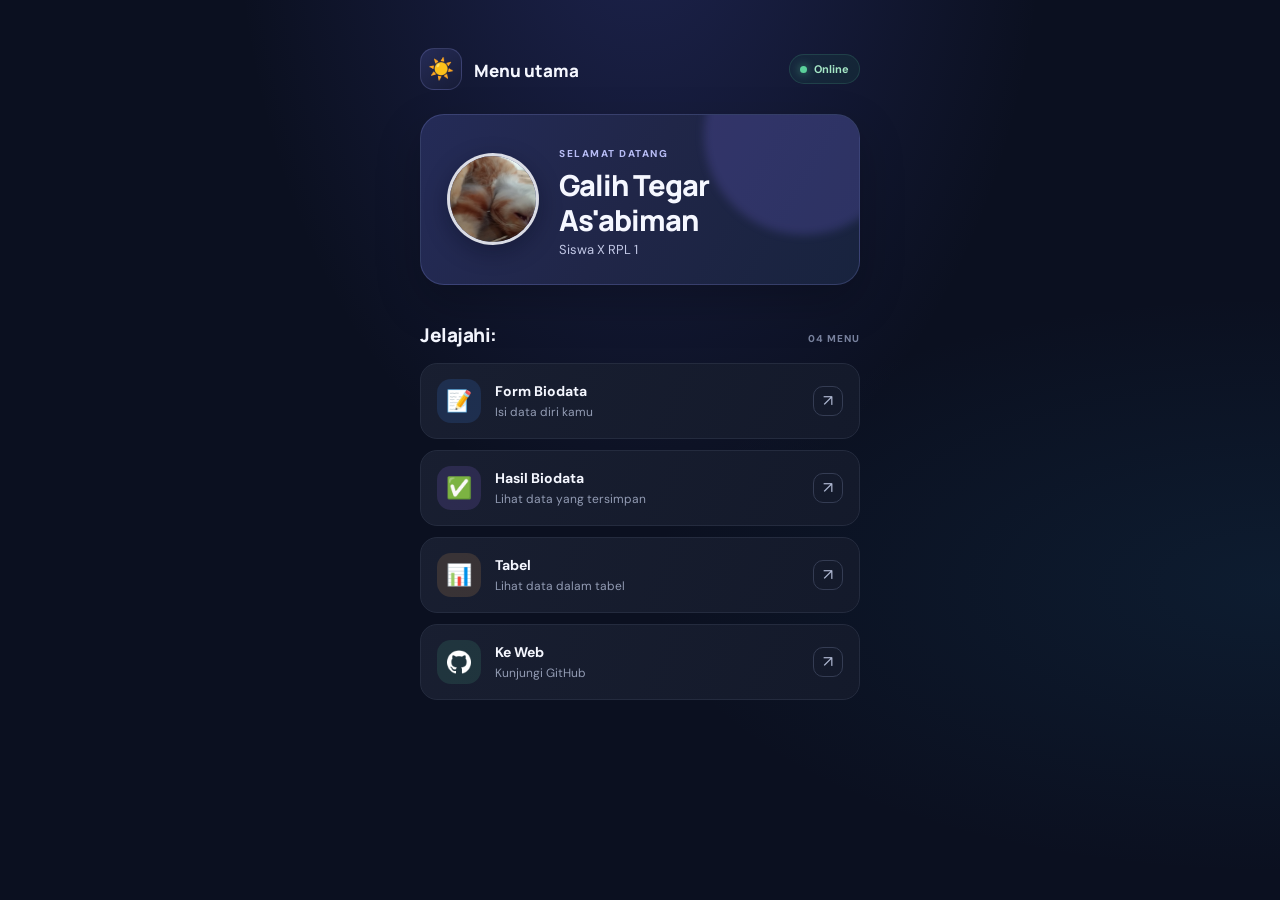
<file: index.html>
<!DOCTYPE html>
<html lang="id">
<head>
    <meta charset="UTF-8">
    <meta name="viewport" content="width=device-width, initial-scale=1.0">
    <meta name="theme-color" content="#0b1020">
    <title>Menu Utama - PPLG</title>
    <link rel="stylesheet" href="style.css">
    <script src="scrip.js" defer></script>
</head>
<body>
    <main class="container">
        <header class="header-chat">
            <button class="header-icon" id="theme-toggle" type="button" aria-label="Aktifkan mode terang" title="Aktifkan mode terang">☀️</button>
            <div class="header-copy">
                <span class="eyebrow"></span>
                <span class="header-title">Menu utama</span>
            </div>
            <span class="status"><span class="status-dot"></span> Online</span>
        </header>

        <section class="profile-card" aria-label="Profil siswa">
            <div class="profile-glow" aria-hidden="true"></div>
            <img
                class="profile-photo"
                src="foto-profil.jpeg"
                alt="Avatar profil siswa"
            >
            <div class="profile-info">
                <span class="profile-label">SELAMAT DATANG</span>
                <h1>Galih Tegar As'abiman</h1>
                <p>Siswa X RPL 1<span aria-hidden="true"></span></p>
            </div>
        </section>

        <section class="menu-section" aria-labelledby="menu-heading">
            <div class="section-heading">
                <div>
                    <h2 id="menu-heading">Jelajahi:</h2>
                </div>
                <span class="menu-count">04 MENU</span>
            </div>

            <nav class="menu-list" aria-label="Menu utama">
                <a href="form_biodata.html" class="menu-item">
                    <span class="menu-icon icon-blue" aria-hidden="true">📝</span>
                    <span class="menu-copy">
                        <strong>Form Biodata</strong>
                        <small>Isi data diri kamu</small>
                    </span>
                    <span class="menu-arrow" aria-hidden="true">↗</span>
                </a>
                <a href="hasil_biodata.html" class="menu-item">
                    <span class="menu-icon icon-purple" aria-hidden="true">✅</span>
                    <span class="menu-copy">
                        <strong>Hasil Biodata</strong>
                        <small>Lihat data yang tersimpan</small>
                    </span>
                    <span class="menu-arrow" aria-hidden="true">↗</span>
                </a>
                <a href="tabel.html" class="menu-item">
                    <span class="menu-icon icon-orange" aria-hidden="true">📊</span>
                    <span class="menu-copy">
                        <strong>Tabel</strong>
                        <small>Lihat data dalam tabel</small>
                    </span>
                    <span class="menu-arrow" aria-hidden="true">↗</span>
                </a>
                <a href="https://github.com/galihkanesa" class="menu-item" target="_blank" rel="noopener noreferrer">
                    <span class="menu-icon icon-green" aria-hidden="true">
                        <img class="github-logo" src="github.png" alt="">
                    </span>
                    <span class="menu-copy">
                        <strong>Ke Web</strong>
                        <small>Kunjungi GitHub</small>
                    </span>
                    <span class="menu-arrow" aria-hidden="true">↗</span>
                </a>
            </nav>
        </section>
    </main>
</body>
</html>
</file>
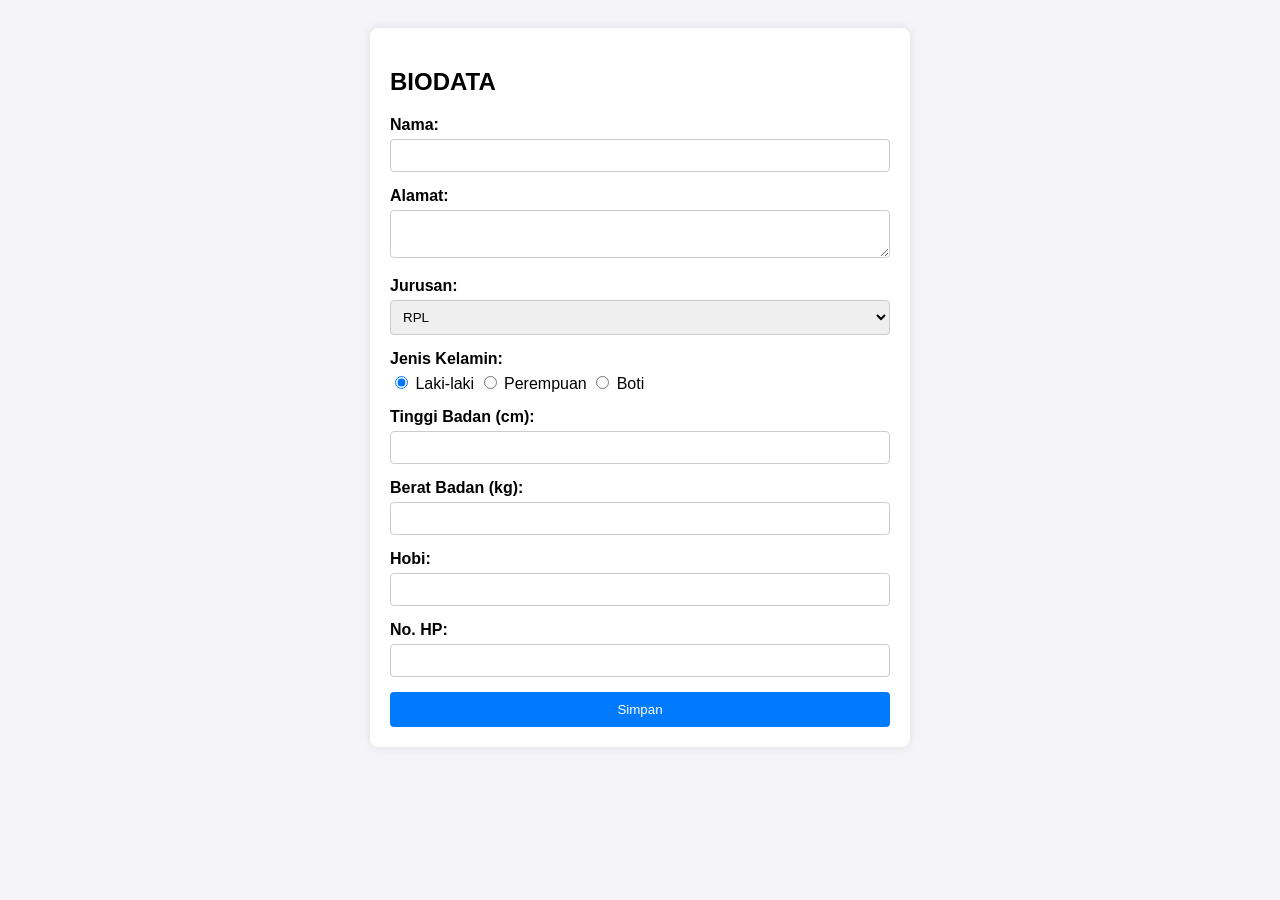
<file: form_biodata.html>
<!DOCTYPE html>
<html lang="id">
<head>
    <meta charset="UTF-8">
    <meta name="viewport" content="width=device-width, initial-scale=1.0">
    <title> Biodata</title>
    <style>
        /* Mengatur font dasar dan latar belakang halaman */
        body { font-family: Arial, sans-serif; background-color: #f4f4f9; padding: 20px; }
        
        /* Mengatur kotak putih tengah (container) dengan bayangan halus */
        .container { max-width: 500px; background: #fff; padding: 20px; border-radius: 8px; box-shadow: 0 0 10px rgba(0,0,0,0.1); margin: auto; }
        
        /* Memberi jarak bawah pada setiap kelompok elemen form */
        .form-group { margin-bottom: 15px; }
        
        /* Membuat label tampil tebal di atas kolom isian */
        label { display: block; font-weight: bold; margin-bottom: 5px; }
        
        /* Membuat input, textarea, dan select selebar penuh dengan border rapi */
        input[type="text"], input[type="number"], textarea, select { width: 100%; padding: 8px; border: 1px solid #ccc; border-radius: 4px; box-sizing: border-box; }
        
        /* Styling tombol simpan berwarna biru */
        button { width: 100%; background-color: #007BFF; color: white; padding: 10px; border: none; border-radius: 4px; cursor: pointer; }
    </style>
</head>
<body>
    <!-- Kotak pembungkus form -->
    <div class="container">
        <h2><text style="font-weight: bold;">BIODATA</text></h2>
        
        <!-- Form utama -->
        <form id="biodataForm">
            <!-- Input Nama -->
            <div class="form-group"><label>Nama:</label><input type="text" id="nama" required></div>
            
            <!-- Input Alamat -->
            <div class="form-group"><label>Alamat:</label><textarea id="alamat" required></textarea></div>
            
            <!-- Pilihan Jurusan -->
            <div class="form-group"><label>Jurusan:</label>
                <select id="jurusan" required>
                    <option value="RPL">RPL</option><option value="TKJ">TKJ</option>
                    <option value="TKR">TKR</option><option value="TSM">TSM</option><option value="TEI">TEI</option>
                </select>
            </div>
            
            <!-- Pilihan Jenis Kelamin (Radio Button) -->
            <div class="form-group"><label>Jenis Kelamin:</label>
                <input type="radio" name="jk" value="Laki-laki" checked> Laki-laki
                <input type="radio" name="jk" value="Perempuan"> Perempuan
                <input type="radio" name="jk" value="Boti"> Boti
            </div>
            
            <!-- Input Tinggi Badan -->
            <div class="form-group"><label>Tinggi Badan (cm):</label><input type="number" id="tinggi" step="any" required></div>
            
            <!-- Input Berat Badan -->
            <div class="form-group"><label>Berat Badan (kg):</label><input type="number" id="berat" step="any" required></div>
            
            <!-- Input Hobi -->
            <div class="form-group"><label>Hobi:</label><input type="text" id="hobi" required></div>
            
            <!-- Input Nomor HP -->
            <div class="form-group"><label>No. HP:</label><input type="number" id="hp" maxlength="13" oninput="this.value = this.value.replace(/[^0-9]/g, '').slice(0, 13);" required></div>
            
            <!-- Tombol untuk menjalankan fungsi JavaScript -->
            <button type="button" onclick="simpanDanPindah()">Simpan</button>
        </form>
    </div>

    <script>
        // Fungsi yang berjalan saat tombol Simpan diklik
        function simpanDanPindah() {
            // Mengambil data dari setiap input form dan menyimpannya ke dalam objek JavaScript
            const data = {
                nama: document.getElementById('nama').value,
                alamat: document.getElementById('alamat').value,
                jurusan: document.getElementById('jurusan').value,
                jk: document.querySelector('input[name="jk"]:checked').value,
                tinggi: document.getElementById('tinggi').value,
                berat: document.getElementById('berat').value,
                hobi: document.getElementById('hobi').value,
                hp: document.getElementById('hp').value
            };
            
            // Mengubah objek data menjadi string JSON dan menyimpannya ke memori browser (LocalStorage)
            localStorage.setItem('biodata', JSON.stringify(data));
            
            // Berpindah otomatis ke halaman hasil biodata
            window.location.href = 'hasil_biodata.html';
        }
    </script>
</body>
</html>
</file>
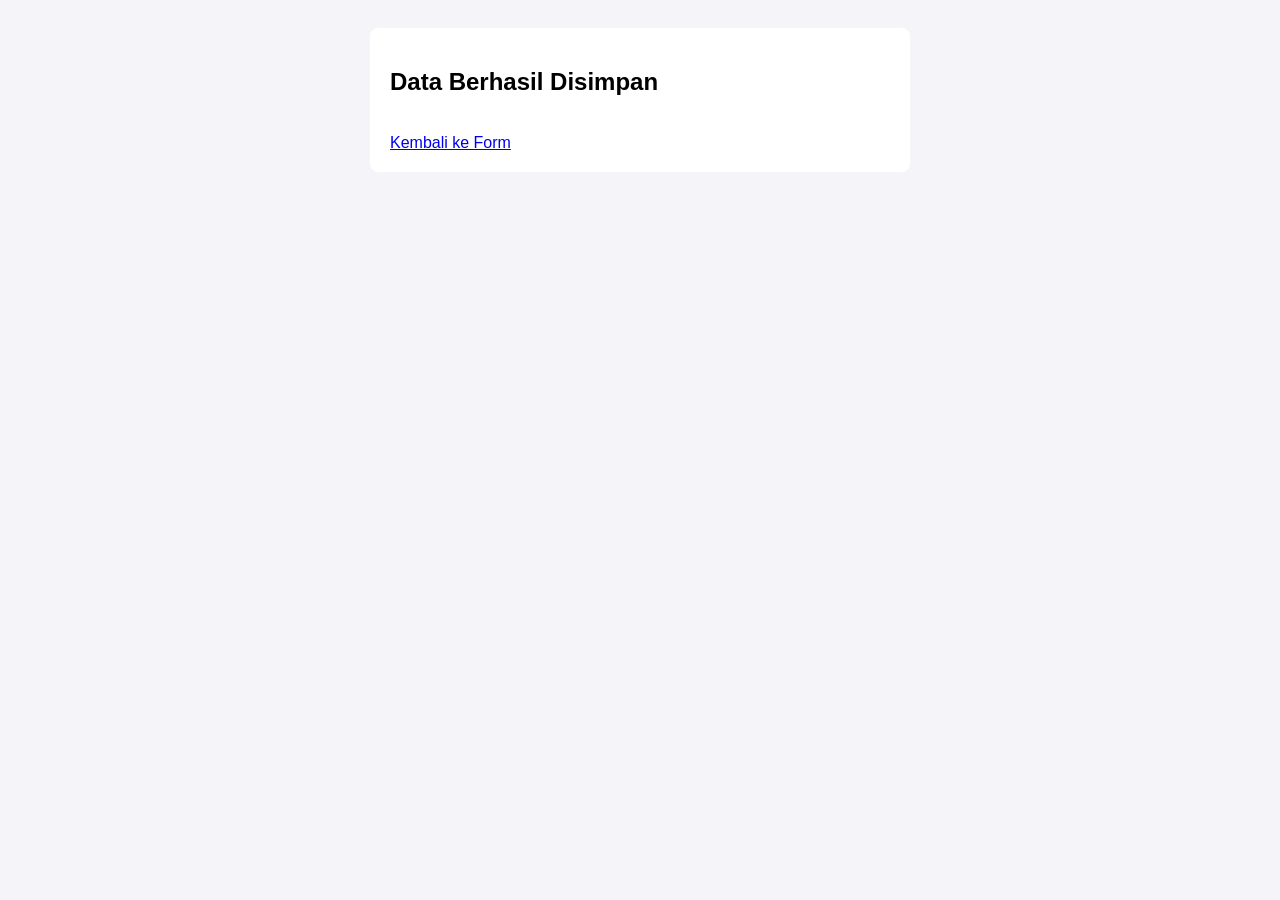
<file: hasil_biodata.html>
<!DOCTYPE html>
<html lang="id">
<head>
    <meta charset="UTF-8">
    <title>Hasil Biodata</title>
    <style>
        /* Mengatur font, padding, dan warna latar belakang abu-abu terang */
        body { font-family: Arial; padding: 20px; background: #f4f4f9; }
        
        /* Mengatur kotak putih tengah (container) dengan lebar maks 500px dan sudut melengkung */
        .container { max-width: 500px; background: #fff; padding: 20px; border-radius: 8px; margin: auto; }
    </style>
</head>
<body>
    <!-- Kotak pembungkus halaman hasil -->
    <div class="container">
        <h2>Data Berhasil Disimpan</h2>
        
        <!-- Elemen kosong tempat data biodata akan dimunculkan oleh JavaScript -->
        <div id="hasil"></div>
        
        <br>
        <!-- Tombol/Link untuk kembali ke halaman form pengisian awal -->
        <a href="index.html">Kembali ke Form</a>
    </div>
    
    <script>
        // Mengambil data teks dari memori browser (LocalStorage) dan mengubahnya kembali menjadi objek JavaScript
        const data = JSON.parse(localStorage.getItem('biodata'));
        
        // Mengecek jika data tersebut ada, lalu menampilkannya ke dalam div ber-id 'hasil' menggunakan template literal
        if(data) {
            document.getElementById('hasil').innerHTML = `
                <p><b>Nama:</b> ${data.nama}</p>
                <p><b>Alamat:</b> ${data.alamat}</p>
                <p><b>Jurusan:</b> ${data.jurusan}</p>
                <p><b>Jenis Kelamin:</b> ${data.jk}</p>
                <p><b>Tinggi Badan:</b> ${data.tinggi} cm</p>
                <p><b>Berat Badan:</b> ${data.berat} kg</p>
                <p><b>Hobi:</b> ${data.hobi}</p>
                <p><b>No. HP:</b> ${data.hp}</p>
            `;
        }
    </script>
</body>
</html>
</file>
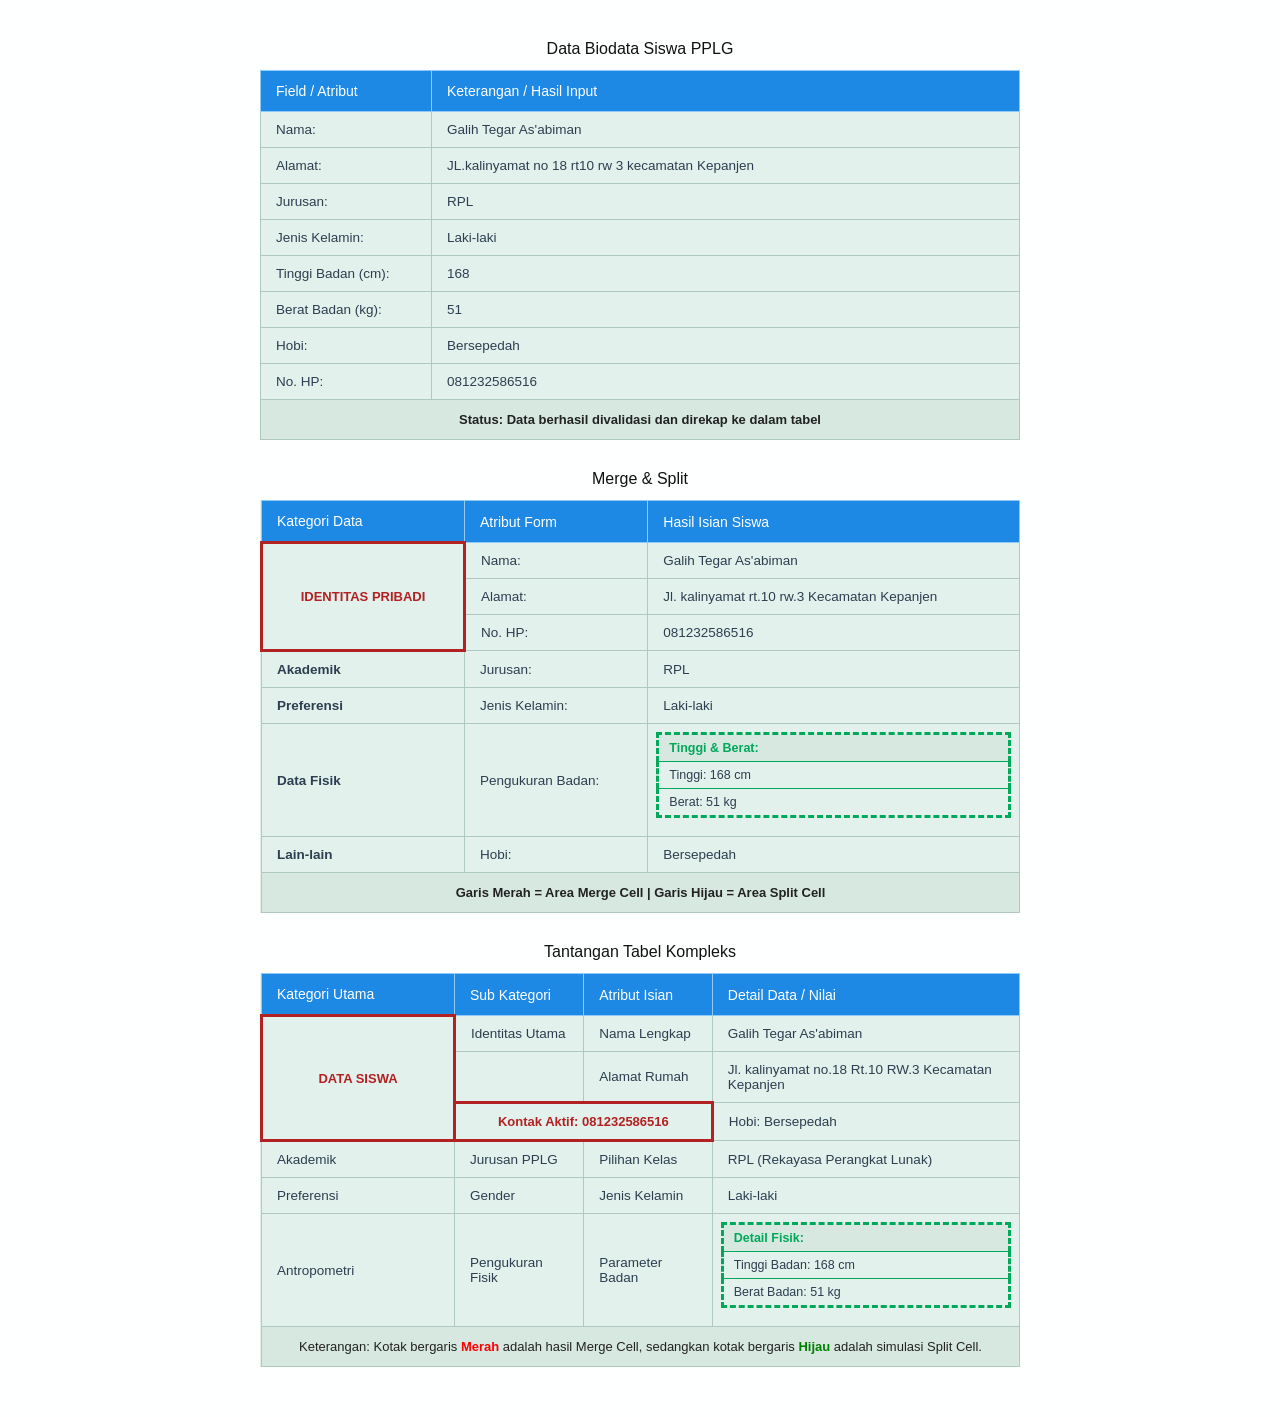
<file: tabel.html>
<!DOCTYPE html>
<html lang="id">
<head>
    <meta charset="UTF-8">
    <title>Biodata Siswa PPLG</title>
    <style>
        body {
            font-family: Arial, sans-serif;
            background-color: #feffff;
            margin: 0;
            padding: 40px 20px;
            display: flex;
            justify-content: center;
        }
        .wrapper {
            width: 760px;
        }
        h2, .sub-judul {
            text-align: center;
            font-size: 16px;
            color: #111;
            margin-top: 30px;
            margin-bottom: 12px;
            font-weight: normal;
        }
        h2:first-of-type {
            margin-top: 0;
        }
        table {
            width: 100%;
            border-collapse: collapse;
            background-color: #e3f1ec;
            margin-bottom: 10px;
        }
        th {
            background-color: #1e88e5;
            color: white;
            border: 1px solid #90caf9;
            padding: 12px 15px;
            text-align: left;
            font-size: 14px;
            font-weight: normal;
        }
        td {
            border: 1px solid #b0c9c0;
            padding: 10px 15px;
            color: #2c3e50;
            font-size: 13.5px;
            vertical-align: middle;
        }
        .tabel-utama td:first-child {
            width: 140px;
        }
        .cell-merge {
            border: 3px solid #b22222 !important;
            text-align: center;
            font-weight: bold;
            color: #b22222;
            font-size: 13px;
        }
        .cell-merge span {
            font-size: 11px;
            font-weight: normal;
            display: block;
            margin-top: 4px;
        }
        .tabel-split {
            width: 100%;
            border-collapse: collapse;
            border: 3px dashed #00a859 !important;
        }
        .tabel-split td {
            border: 1px solid #00a859 !important;
            padding: 6px 10px;
            font-size: 12.5px;
            color: #2c3e50;
        }
        .split-title {
            font-weight: bold;
            color: #00a859 !important;
            background-color: #d7e8e1;
        }
        .footer-tabel {
            text-align: center;
            font-size: 13px;
            color: #222;
            background-color: #d7e8e1;
            padding: 12px;
        }
    </style>
</head>
<body>
    <div class="wrapper">
        <h2>Data Biodata Siswa PPLG</h2>
        <table class="tabel-utama">
            <tr>
                <th>Field / Atribut</th>
                <th>Keterangan / Hasil Input</th>
            </tr>
            <tr>
                <td>Nama:</td>
                <td>Galih Tegar As'abiman</td>
            </tr>
            <tr>
                <td>Alamat:</td>
                <td>JL.kalinyamat no 18 rt10 rw 3 kecamatan Kepanjen</td>
            </tr>
            <tr>
                <td>Jurusan:</td>
                <td>RPL</td>
            </tr>
            <tr>
                <td>Jenis Kelamin:</td>
                <td>Laki-laki</td>
            </tr>
            <tr>
                <td>Tinggi Badan (cm):</td>
                <td>168</td>
            </tr>
            <tr>
                <td>Berat Badan (kg):</td>
                <td>51</td>
            </tr>
            <tr>
                <td>Hobi:</td>
                <td>Bersepedah</td>
            </tr>
            <tr>
                <td>No. HP:</td>
                <td>081232586516</td>
            </tr>
            <tr>
                <td colspan="2" class="footer-tabel" style="font-weight: bold;">
                    Status: Data berhasil divalidasi dan direkap ke dalam tabel
                </td>
            </tr>
        </table>

        <div class="sub-judul">Merge & Split</div>
        <table>
            <tr>
                <th>Kategori Data</th>
                <th>Atribut Form</th>
                <th>Hasil Isian Siswa</th>
            </tr>
            <tr>
                <td rowspan="3" class="cell-merge" style="width: 170px;">
                    IDENTITAS PRIBADI
                </td>
                <td>Nama:</td>
                <td>Galih Tegar As'abiman</td>
            </tr>
            <tr>
                <td>Alamat:</td>
                <td>Jl. kalinyamat rt.10 rw.3 Kecamatan Kepanjen</td>
            </tr>
            <tr>
                <td>No. HP:</td>
                <td>081232586516</td>
            </tr>
            <tr>
                <td><b>Akademik</b></td>
                <td>Jurusan:</td>
                <td>RPL</td>
            </tr>
            <tr>
                <td><b>Preferensi</b></td>
                <td>Jenis Kelamin:</td>
                <td>Laki-laki</td>
            </tr>
            <tr>
                <td><b>Data Fisik</b></td>
                <td>Pengukuran Badan:</td>
                <td style="padding: 8px;">
                    <table class="tabel-split">
                        <tr>
                            <td class="split-title">Tinggi & Berat:</td>
                        </tr>
                        <tr>
                            <td>Tinggi: 168 cm</td>
                        </tr>
                        <tr>
                            <td>Berat: 51 kg</td>
                        </tr>
                    </table>
                </td>
            </tr>
            <tr>
                <td><b>Lain-lain</b></td>
                <td>Hobi:</td>
                <td>Bersepedah</td>
            </tr>
            <tr>
                <td colspan="3" class="footer-tabel" style="font-weight: bold;">
                    Garis Merah = Area Merge Cell | Garis Hijau = Area Split Cell
                </td>
            </tr>
        </table>

        <h2>Tantangan Tabel Kompleks</h2>
        <table>
            <tr>
                <th>Kategori Utama</th>
                <th>Sub Kategori</th>
                <th>Atribut Isian</th>
                <th>Detail Data / Nilai</th>
            </tr>
            <tr>
                <td rowspan="3" class="cell-merge" style="width: 160px;">
                    DATA SISWA
                </td>
                <td>Identitas Utama</td>
                <td>Nama Lengkap</td>
                <td>Galih Tegar As'abiman</td>
            </tr>
            <tr>
                <td></td>
                <td>Alamat Rumah</td>
                <td>Jl. kalinyamat no.18 Rt.10 RW.3 Kecamatan Kepanjen</td>
            </tr>
            <tr>
                <td colspan="2" class="cell-merge">
                    Kontak Aktif: 081232586516
                </td>
                <td>Hobi: Bersepedah</td>
            </tr>
            <tr>
                <td>Akademik</td>
                <td>Jurusan PPLG</td>
                <td>Pilihan Kelas</td>
                <td>RPL (Rekayasa Perangkat Lunak)</td>
            </tr>
            <tr>
                <td>Preferensi</td>
                <td>Gender</td>
                <td>Jenis Kelamin</td>
                <td>Laki-laki</td>
            </tr>
            <tr>
                <td>Antropometri</td>
                <td>Pengukuran Fisik</td>
                <td>Parameter Badan</td>
                <td style="padding: 8px;">
                    <table class="tabel-split">
                        <tr>
                            <td class="split-title">Detail Fisik:</td>
                        </tr>
                        <tr>
                            <td>Tinggi Badan: 168 cm</td>
                        </tr>
                        <tr>
                            <td>Berat Badan: 51 kg</td>
                        </tr>
                    </table>
                </td>
            </tr>
            <tr>
                <td colspan="4" class="footer-tabel">
                    Keterangan: Kotak bergaris <span style="color: red; font-weight: bold;">Merah</span> adalah hasil Merge Cell, sedangkan kotak bergaris <span style="color: green; font-weight: bold;">Hijau</span> adalah simulasi Split Cell.
                </td>
            </tr>
        </table>
    </div>
</body>
</html>
</file>
<file: style.css>
@import url("https://fonts.googleapis.com/css2?family=DM+Sans:wght@400;500;600;700;800&family=Manrope:wght@500;600;700;800&display=swap");

:root {
    color-scheme: dark;
    font-family: "DM Sans", Arial, sans-serif;
    background: #0b1020;
    color: #f5f7ff;
    font-synthesis: none;
    text-rendering: optimizeLegibility;
    -webkit-font-smoothing: antialiased;
    -moz-osx-font-smoothing: grayscale;
}

* {
    box-sizing: border-box;
}

body {
    min-height: 100vh;
    margin: 0;
    padding: 48px 20px;
    background:
        radial-gradient(ellipse at 50% -15%, rgba(83, 92, 214, 0.25), transparent 45%),
        radial-gradient(ellipse at 100% 65%, rgba(30, 116, 163, 0.12), transparent 35%),
        #0b1020;
}

.container {
    width: min(100%, 440px);
    margin: 0 auto;
}

.header-chat {
    display: flex;
    align-items: center;
    gap: 12px;
    margin-bottom: 24px;
}

.header-icon {
    display: grid;
    width: 42px;
    height: 42px;
    flex: 0 0 auto;
    place-items: center;
    border: 1px solid rgba(165, 171, 255, 0.2);
    border-radius: 14px;
    background: linear-gradient(145deg, #252b56, #171c37);
    color: #bfc2ff;
    font-size: 21px;
    cursor: pointer;
    transition: transform 180ms ease, background 180ms ease, border-color 180ms ease;
}

.header-icon:hover {
    transform: rotate(18deg);
}

.header-icon:focus-visible {
    outline: 2px solid #a5aaff;
    outline-offset: 3px;
}

.header-copy {
    display: flex;
    flex: 1;
    flex-direction: column;
    gap: 2px;
}

.eyebrow,
.profile-label {
    color: #9099b8;
    font-size: 10px;
    font-weight: 800;
    letter-spacing: 1.5px;
}

.header-title {
    font-family: "Manrope", Arial, sans-serif;
    font-size: 17px;
    font-weight: 800;
}

.status {
    display: inline-flex;
    align-items: center;
    gap: 7px;
    padding: 7px 10px;
    border: 1px solid rgba(91, 207, 156, 0.16);
    border-radius: 999px;
    background: rgba(42, 136, 99, 0.12);
    color: #a5e7c6;
    font-size: 11px;
    font-weight: 700;
}

.status-dot {
    width: 7px;
    height: 7px;
    border-radius: 50%;
    background: #5bd19b;
    box-shadow: 0 0 10px rgba(91, 209, 155, 0.75);
}

.profile-card {
    position: relative;
    display: flex;
    min-height: 168px;
    align-items: center;
    gap: 20px;
    overflow: hidden;
    padding: 26px;
    border: 1px solid rgba(157, 166, 255, 0.2);
    border-radius: 24px;
    background: linear-gradient(120deg, #242b57 0%, #202648 48%, #18233e 100%);
    box-shadow: 0 18px 45px rgba(0, 0, 0, 0.22);
}

.profile-glow {
    position: absolute;
    top: -80px;
    right: -45px;
    width: 200px;
    height: 200px;
    border-radius: 50%;
    background: rgba(132, 119, 255, 0.19);
    filter: blur(4px);
}

.profile-photo {
    position: relative;
    z-index: 1;
    width: 92px;
    height: 92px;
    flex: 0 0 auto;
    border: 3px solid rgba(255, 255, 255, 0.82);
    border-radius: 50%;
    background: #343d70;
    object-fit: cover;
    box-shadow: 0 7px 22px rgba(6, 9, 25, 0.35);
}

.profile-info {
    position: relative;
    z-index: 1;
    min-width: 0;
}

.profile-label {
    color: #b7bcf5;
}

.profile-info h1 {
    margin: 6px 0 3px;
    font-family: "Manrope", Arial, sans-serif;
    font-size: clamp(23px, 6vw, 29px);
    font-weight: 800;
    letter-spacing: -1px;
    line-height: 1.2;
}

.profile-info p {
    margin: 0;
    color: #c2c8e6;
    font-size: 13px;
}

.profile-info p span {
    margin-left: 4px;
    color: #f6c96d;
}

.profile-sparkle {
    position: absolute;
    right: 22px;
    bottom: 13px;
    color: rgba(223, 225, 255, 0.72);
    font-size: 32px;
}

.menu-section {
    margin-top: 32px;
}

.section-heading {
    display: flex;
    align-items: end;
    justify-content: space-between;
    gap: 12px;
    margin-bottom: 15px;
}

.section-heading h2 {
    margin: 5px 0 0;
    font-family: "Manrope", Arial, sans-serif;
    font-size: 19px;
    font-weight: 800;
    letter-spacing: -0.5px;
}

.menu-count {
    padding-bottom: 3px;
    color: #79839f;
    font-size: 10px;
    font-weight: 800;
    letter-spacing: 1px;
    white-space: nowrap;
}

.menu-list {
    display: flex;
    flex-direction: column;
    gap: 11px;
}

.menu-item {
    display: flex;
    min-height: 76px;
    align-items: center;
    gap: 14px;
    padding: 13px 16px;
    border: 1px solid #242b3e;
    border-radius: 17px;
    background: linear-gradient(110deg, rgba(25, 31, 49, 0.96), rgba(20, 26, 43, 0.96));
    color: #f5f7ff;
    text-decoration: none;
    transition: transform 180ms ease, border-color 180ms ease, background 180ms ease, box-shadow 180ms ease;
}

.menu-item:hover,
.menu-item:focus-visible {
    transform: translateY(-2px);
    border-color: #59628e;
    background: linear-gradient(110deg, #222a43, #1c2740);
    box-shadow: 0 10px 25px rgba(0, 0, 0, 0.2);
}

.menu-item:focus-visible {
    outline: 2px solid #a5aaff;
    outline-offset: 3px;
}

.menu-icon {
    display: grid;
    width: 44px;
    height: 44px;
    flex: 0 0 auto;
    place-items: center;
    border-radius: 14px;
    font-size: 21px;
    font-weight: 700;
}

.icon-blue {
    background: rgba(72, 142, 255, 0.15);
    color: #82b5ff;
}

.icon-purple {
    background: rgba(164, 115, 255, 0.15);
    color: #bd9bff;
}

.icon-orange {
    background: rgba(255, 174, 91, 0.14);
    color: #ffc078;
}

.icon-green {
    background: rgba(87, 207, 155, 0.13);
    color: #84e0b3;
}

.github-logo {
    width: 24px;
    height: 24px;
    object-fit: contain;
    filter: brightness(0) invert(1);
}

.menu-copy {
    display: flex;
    min-width: 0;
    flex: 1;
    flex-direction: column;
    gap: 4px;
}

.menu-copy strong {
    font-size: 14px;
    font-weight: 700;
}

.menu-copy small {
    overflow: hidden;
    color: #929bb3;
    font-size: 12px;
    text-overflow: ellipsis;
    white-space: nowrap;
}

.menu-arrow {
    display: grid;
    width: 30px;
    height: 30px;
    flex: 0 0 auto;
    place-items: center;
    border: 1px solid #343c53;
    border-radius: 10px;
    color: #aeb7d1;
    font-size: 16px;
    transition: transform 180ms ease, color 180ms ease;
}

.menu-item:hover .menu-arrow,
.menu-item:focus-visible .menu-arrow {
    transform: translate(2px, -2px);
    color: #fff;
}

.page-footer {
    margin-top: 27px;
    color: #69738e;
    font-size: 11px;
    text-align: center;
}

.page-footer span {
    color: #f08a9e;
}

@media (max-width: 480px) {
    body {
        padding: 28px 16px;
    }

    .profile-card {
        min-height: 150px;
        gap: 16px;
        padding: 21px 18px;
    }

    .profile-photo {
        width: 78px;
        height: 78px;
    }
}

body[data-theme="light"] {
    color-scheme: light;
    background:
        radial-gradient(ellipse at 50% -15%, rgba(111, 131, 255, 0.16), transparent 45%),
        radial-gradient(ellipse at 100% 65%, rgba(74, 177, 205, 0.12), transparent 35%),
        #f4f7ff;
    color: #202943;
}

body[data-theme="light"] .header-icon {
    border-color: #697386;
    background: linear-gradient(145deg, #fff, #e9edfb);
    color: #515f9d;
}

body[data-theme="light"] .eyebrow {
    color: #697594;
}

body[data-theme="light"] .status {
    border-color: #668b78;
    background: rgba(42, 136, 99, 0.08);
    color: #24734f;
}

body[data-theme="light"] .profile-card {
    border-color: #697386;
    background: linear-gradient(120deg, #e6eaff 0%, #eef0ff 48%, #e5f2ff 100%);
    box-shadow: 0 18px 45px rgba(40, 55, 100, 0.12);
}

body[data-theme="light"] .profile-glow {
    background: rgba(132, 119, 255, 0.16);
}

body[data-theme="light"] .profile-photo {
    border-color: rgba(255, 255, 255, 0.95);
    box-shadow: 0 7px 22px rgba(40, 55, 100, 0.18);
}

body[data-theme="light"] .profile-label {
    color: #626c9d;
}

body[data-theme="light"] .profile-info p {
    color: #596681;
}

body[data-theme="light"] .menu-count {
    color: #737e99;
}

body[data-theme="light"] .menu-item {
    border-color: #697386;
    background: linear-gradient(110deg, rgba(255, 255, 255, 0.98), rgba(247, 249, 255, 0.98));
    color: #202943;
    box-shadow: 0 5px 16px rgba(40, 55, 100, 0.05);
}

body[data-theme="light"] .menu-item:hover,
body[data-theme="light"] .menu-item:focus-visible {
    border-color: #3f4c68;
    background: linear-gradient(110deg, #fff, #edf1ff);
    box-shadow: 0 10px 25px rgba(40, 55, 100, 0.12);
}

body[data-theme="light"] .menu-copy small {
    color: #697594;
}

body[data-theme="light"] .menu-arrow {
    border-color: #8791a5;
    color: #697594;
}

body[data-theme="light"] .menu-item:hover .menu-arrow,
body[data-theme="light"] .menu-item:focus-visible .menu-arrow {
    color: #39476f;
}

body[data-theme="light"] .github-logo {
    filter: none;
}

body[data-theme="light"] .page-footer {
    color: #737e99;
}

@media (prefers-reduced-motion: reduce) {
    *,
    *::before,
    *::after {
        scroll-behavior: auto !important;
        transition-duration: 0.01ms !important;
    }
}
</file>
